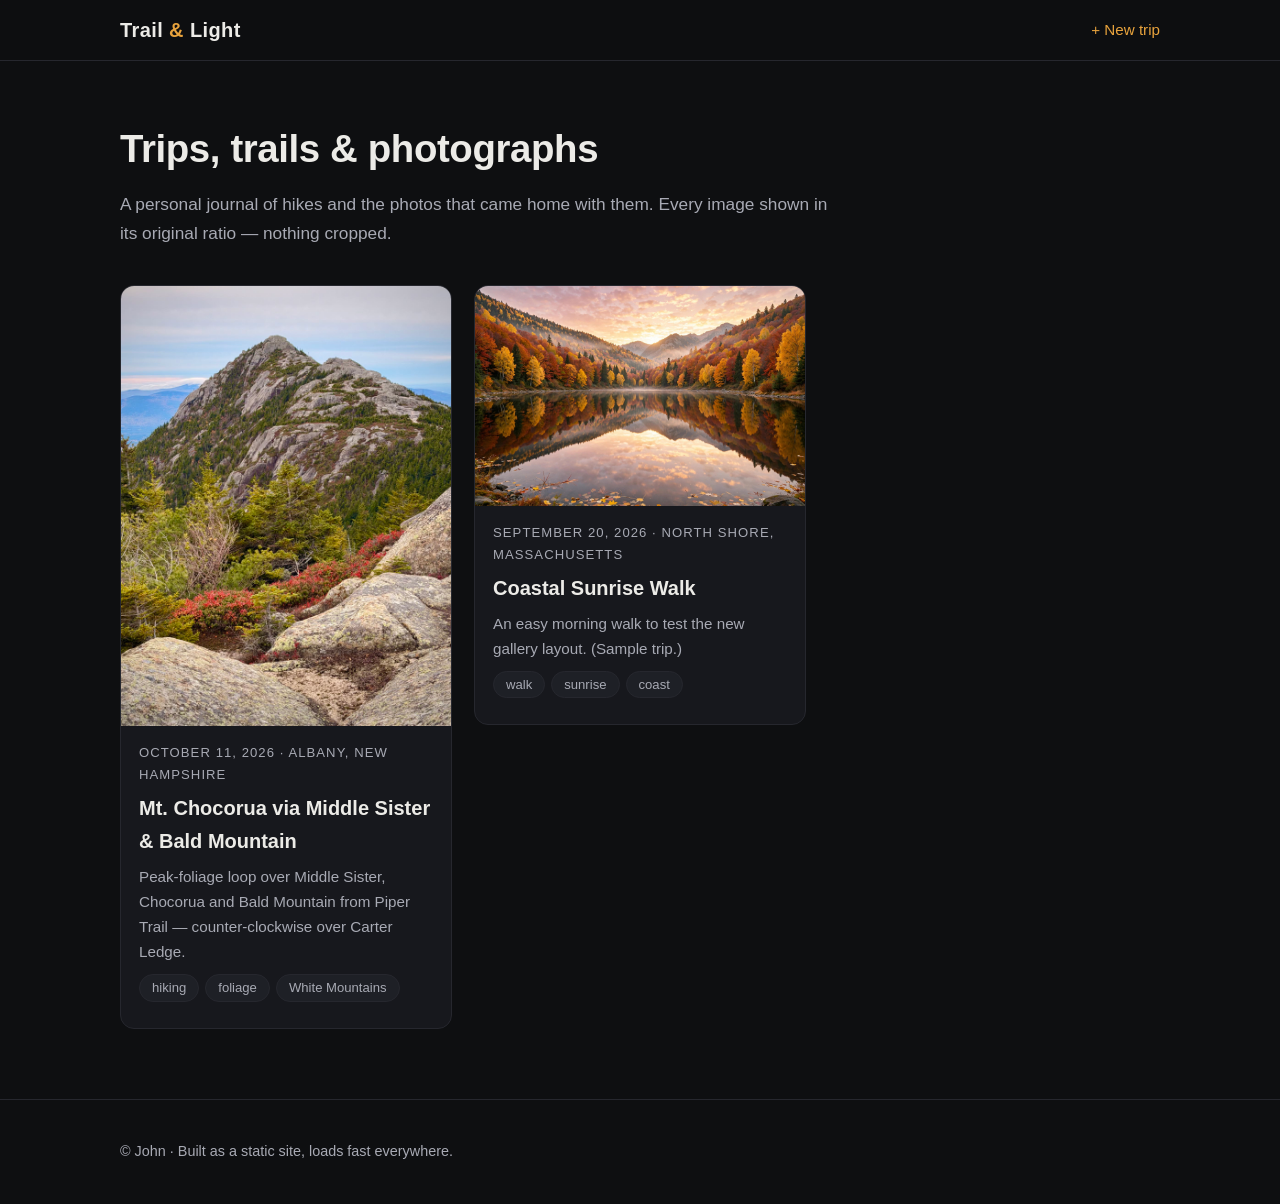
<file: index.html>
<!DOCTYPE html>
<html lang="en">
<head>
<meta charset="UTF-8">
<meta name="viewport" content="width=device-width, initial-scale=1.0">
<title>Trail &amp; Light — John's Trip Journal</title>
<meta name="description" content="Hiking trips and photography by John.">
<link rel="stylesheet" href="css/styles.css">
</head>
<body>
<header class="site-header">
  <div class="wrap header-inner">
    <a class="brand" href="index.html">Trail <span>&amp;</span> Light</a>
    <nav><a href="admin.html" class="admin-link">+ New trip</a></nav>
  </div>
</header>

<main class="wrap">
  <section class="hero">
    <h1>Trips, trails &amp; photographs</h1>
    <p>A personal journal of hikes and the photos that came home with them. Every image shown in its original ratio — nothing cropped.</p>
  </section>

  <section id="trip-cards" class="cards" aria-label="Trips"></section>
</main>

<footer class="site-footer">
  <div class="wrap"><p>© John · Built as a static site, loads fast everywhere.</p></div>
</footer>

<script src="js/trips.js"></script>
<script src="js/app.js"></script>
<script>renderHome();</script>
</body>
</html>
</file>
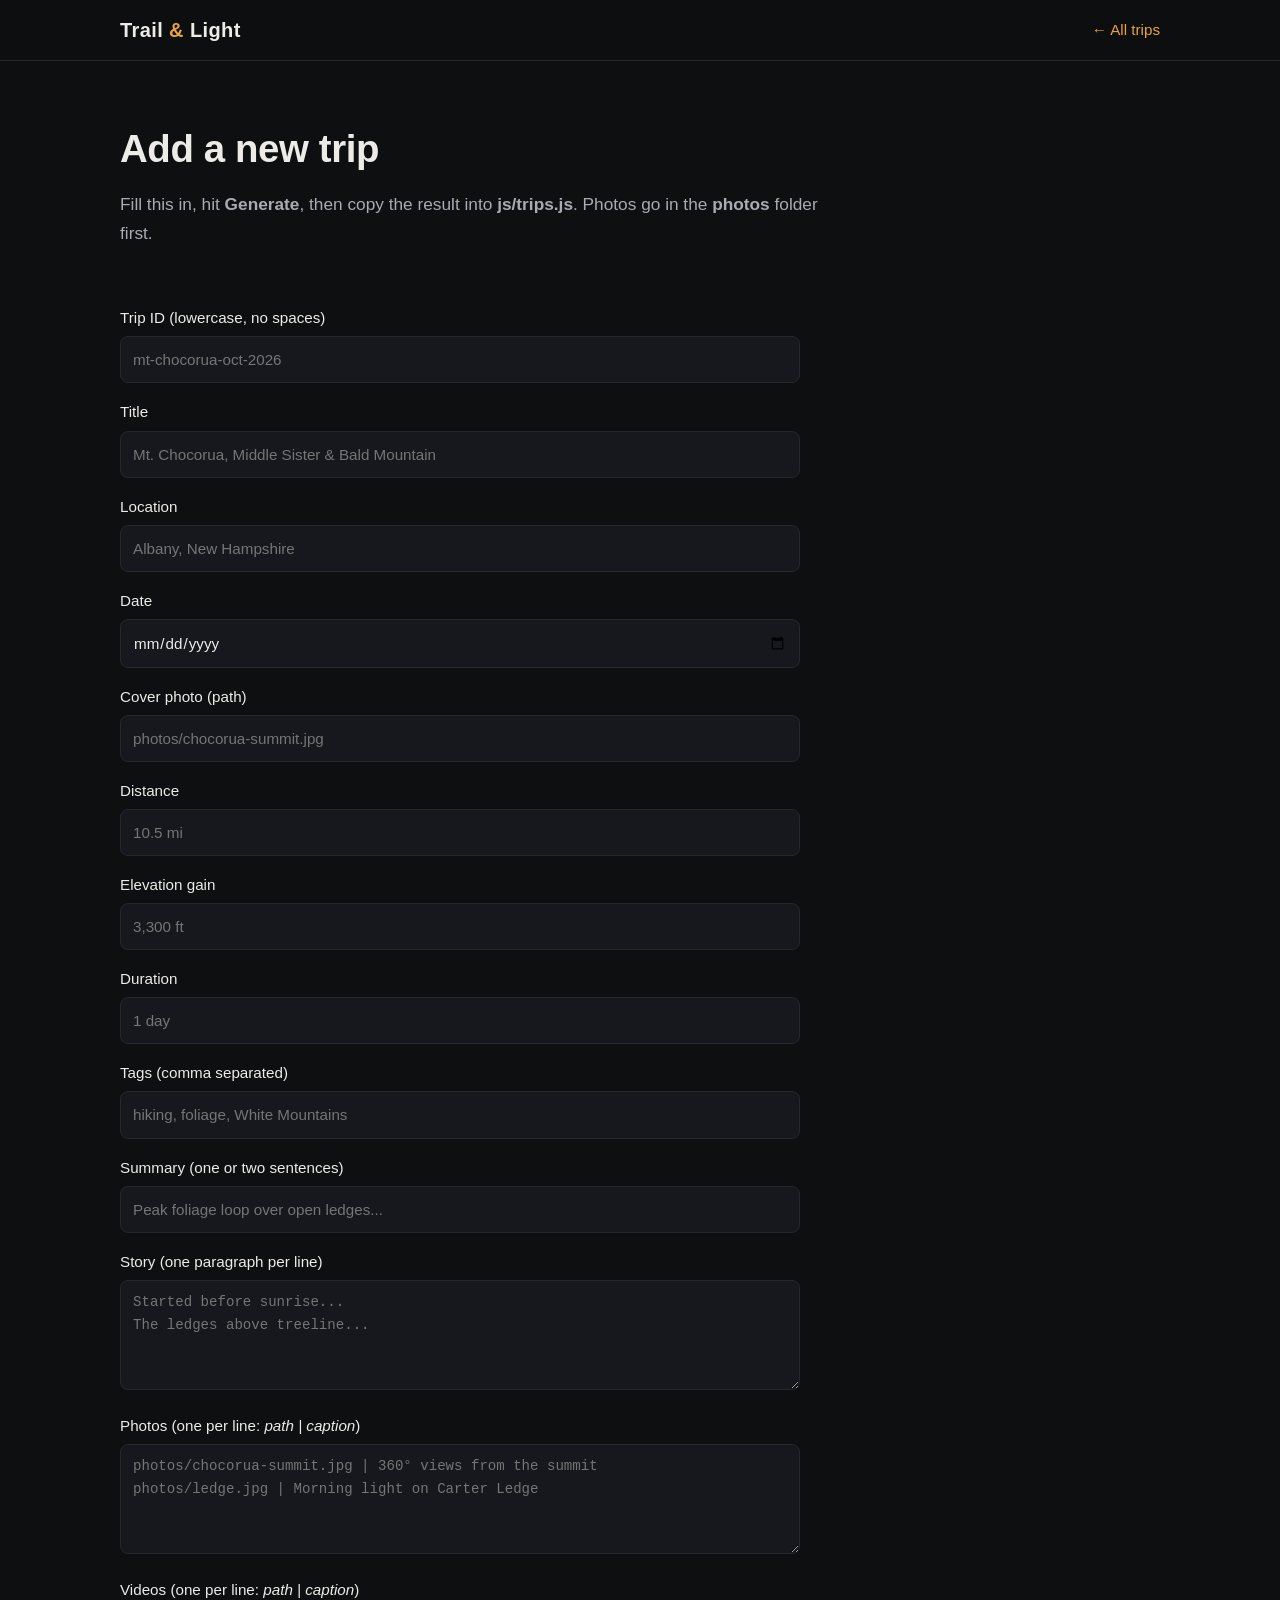
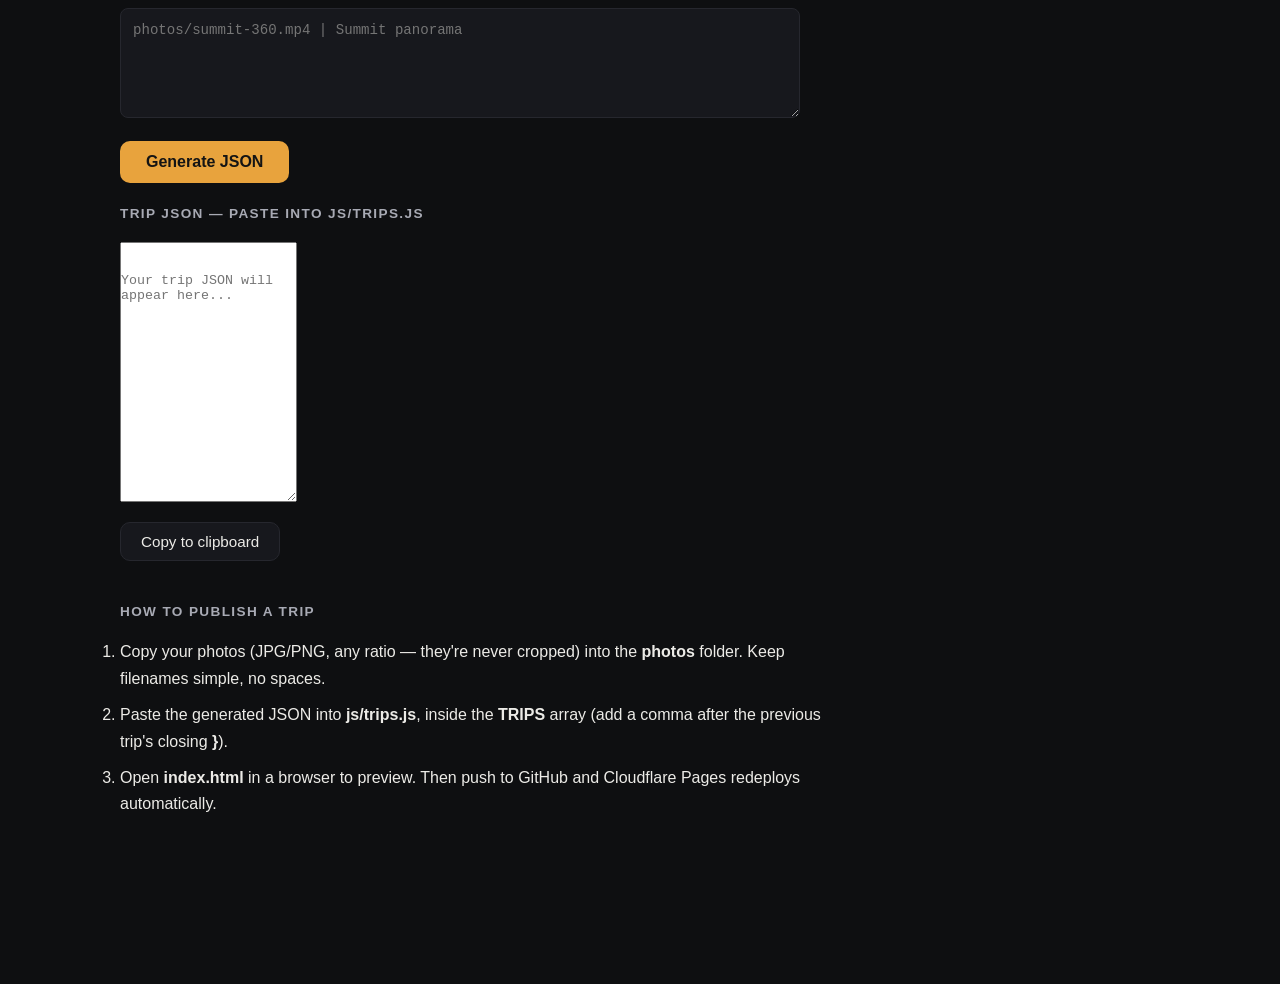
<file: admin.html>
<!DOCTYPE html>
<html lang="en">
<head>
<meta charset="UTF-8">
<meta name="viewport" content="width=device-width, initial-scale=1.0">
<title>New trip — Trail &amp; Light</title>
<link rel="stylesheet" href="css/styles.css">
</head>
<body>
<header class="site-header">
  <div class="wrap header-inner">
    <a class="brand" href="index.html">Trail <span>&amp;</span> Light</a>
    <nav><a href="index.html">← All trips</a></nav>
  </div>
</header>

<main class="wrap">
  <section class="hero">
    <h1>Add a new trip</h1>
    <p class="hint">Fill this in, hit <b>Generate</b>, then copy the result into <b>js/trips.js</b>. Photos go in the <b>photos</b> folder first.</p>
  </section>

  <form class="admin-form" id="trip-form" onsubmit="return false;">
    <label>Trip ID (lowercase, no spaces)
      <input id="f-id" placeholder="mt-chocorua-oct-2026" required></label>
    <label>Title
      <input id="f-title" placeholder="Mt. Chocorua, Middle Sister & Bald Mountain" required></label>
    <label>Location
      <input id="f-location" placeholder="Albany, New Hampshire"></label>
    <label>Date
      <input id="f-date" type="date" required></label>
    <label>Cover photo (path)
      <input id="f-cover" placeholder="photos/chocorua-summit.jpg"></label>
    <label>Distance <input id="f-distance" placeholder="10.5 mi"></label>
    <label>Elevation gain <input id="f-elevation" placeholder="3,300 ft"></label>
    <label>Duration <input id="f-duration" placeholder="1 day"></label>
    <label>Tags (comma separated)
      <input id="f-tags" placeholder="hiking, foliage, White Mountains"></label>
    <label>Summary (one or two sentences)
      <input id="f-summary" placeholder="Peak foliage loop over open ledges..."></label>
    <label>Story (one paragraph per line)
      <textarea id="f-story" placeholder="Started before sunrise...&#10;The ledges above treeline..."></textarea></label>
    <label>Photos (one per line: <i>path | caption</i>)
      <textarea id="f-photos" placeholder="photos/chocorua-summit.jpg | 360° views from the summit&#10;photos/ledge.jpg | Morning light on Carter Ledge"></textarea></label>
    <label>Videos (one per line: <i>path | caption</i>)
      <textarea id="f-videos" placeholder="photos/summit-360.mp4 | Summit panorama"></textarea></label>
    <button class="btn" type="button" onclick="generate()">Generate JSON</button>
  </form>

  <section style="padding-bottom:70px">
    <h2 class="section-title">Trip JSON — paste into js/trips.js</h2>
    <textarea id="json-output" class="admin-form" style="max-width:100%" readonly placeholder="Your trip JSON will appear here..."></textarea>
    <div style="margin-top:12px"><button class="btn-ghost" onclick="copyJson()">Copy to clipboard</button></div>

    <h2 class="section-title" style="margin-top:40px">How to publish a trip</h2>
    <ol class="admin-steps hint" style="font-size:1rem; color:var(--text)">
      <li>Copy your photos (JPG/PNG, any ratio — they're never cropped) into the <b>photos</b> folder. Keep filenames simple, no spaces.</li>
      <li>Paste the generated JSON into <b>js/trips.js</b>, inside the <b>TRIPS</b> array (add a comma after the previous trip's closing <b>}</b>).</li>
      <li>Open <b>index.html</b> in a browser to preview. Then push to GitHub and Cloudflare Pages redeploys automatically.</li>
    </ol>
  </section>
</main>

<script>
function val(id){ return document.getElementById(id).value.trim(); }
function lines(id){ return val(id).split("\n").map(s=>s.trim()).filter(Boolean); }

function generate(){
  const trip = {
    id: val("f-id"),
    title: val("f-title"),
    location: val("f-location"),
    date: val("f-date"),
    cover: val("f-cover"),
    distance: val("f-distance"),
    elevation: val("f-elevation"),
    duration: val("f-duration"),
    tags: val("f-tags").split(",").map(s=>s.trim()).filter(Boolean),
    summary: val("f-summary"),
    story: lines("f-story"),
    photos: lines("f-photos").map(l => {
      const [src, ...rest] = l.split("|");
      return { src: src.trim(), caption: rest.join("|").trim() };
    }),
    videos: lines("f-videos").map(l => {
      const [src, ...rest] = l.split("|");
      return { src: src.trim(), caption: rest.join("|").trim() };
    })
  };
  const out = "  " + JSON.stringify(trip, null, 2).replace(/\n/g, "\n  ") + ",";
  document.getElementById("json-output").value = out;
}

function copyJson(){
  const t = document.getElementById("json-output");
  t.select();
  document.execCommand("copy");
}
</script>
</body>
</html>
</file>
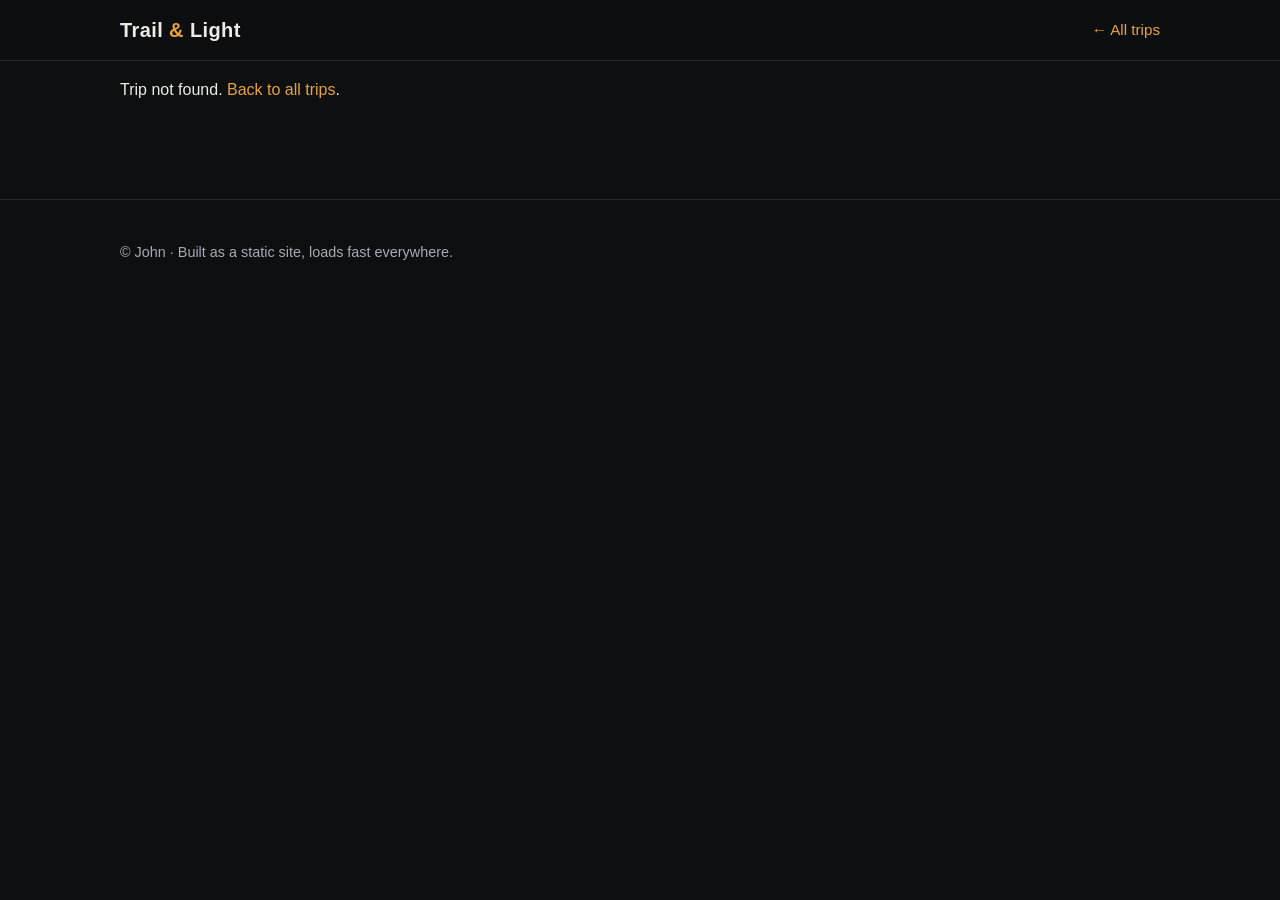
<file: trip.html>
<!DOCTYPE html>
<html lang="en">
<head>
<meta charset="UTF-8">
<meta name="viewport" content="width=device-width, initial-scale=1.0">
<title>Trip — Trail &amp; Light</title>
<link rel="stylesheet" href="css/styles.css">
</head>
<body>
<header class="site-header">
  <div class="wrap header-inner">
    <a class="brand" href="index.html">Trail <span>&amp;</span> Light</a>
    <nav><a href="index.html">← All trips</a></nav>
  </div>
</header>

<main class="wrap">
  <article id="trip"></article>
  <nav id="trip-nav" class="trip-nav"></nav>
</main>

<footer class="site-footer">
  <div class="wrap"><p>© John · Built as a static site, loads fast everywhere.</p></div>
</footer>

<div id="lightbox" class="lightbox" hidden>
  <button class="lightbox-close" aria-label="Close">×</button>
  <img id="lightbox-img" alt="">
  <p id="lightbox-cap"></p>
</div>

<script src="js/trips.js"></script>
<script src="js/app.js"></script>
<script>renderTrip();</script>
</body>
</html>
</file>
<file: css/styles.css>
:root {
  --bg: #0e0f11;
  --surface: #17181d;
  --surface-2: #1e2026;
  --text: #ecebe7;
  --muted: #a8aab4;
  --accent: #e8a33d;
  --border: #26272e;
  --radius: 14px;
}

* { box-sizing: border-box; }

body {
  margin: 0;
  background: var(--bg);
  color: var(--text);
  font-family: -apple-system, BlinkMacSystemFont, "Segoe UI", "PingFang SC",
    "Hiragino Sans GB", "Microsoft YaHei", "Noto Sans SC", sans-serif;
  line-height: 1.65;
  -webkit-font-smoothing: antialiased;
}

.wrap { max-width: 1080px; margin: 0 auto; padding: 0 20px; }

a { color: var(--accent); text-decoration: none; }
a:hover { text-decoration: underline; }

.site-header {
  border-bottom: 1px solid var(--border);
  position: sticky; top: 0; z-index: 10;
  background: rgba(14, 15, 17, 0.92);
  backdrop-filter: blur(8px);
}
.header-inner { display: flex; align-items: center; justify-content: space-between; height: 60px; }
.brand { font-size: 1.25rem; font-weight: 700; color: var(--text); letter-spacing: 0.02em; }
.brand span { color: var(--accent); }
.brand:hover { text-decoration: none; }
.admin-link, .site-header nav a { font-size: 0.95rem; }

.hero { padding: 56px 0 28px; max-width: 720px; }
.hero h1 { font-size: 2.4rem; margin: 0 0 10px; letter-spacing: -0.01em; }
.hero p { color: var(--muted); font-size: 1.08rem; margin: 0; }

/* Trip cards — photos keep their natural ratio (no cropping) */
.cards {
  display: grid;
  grid-template-columns: repeat(auto-fill, minmax(300px, 1fr));
  gap: 22px;
  align-items: start;
  padding: 10px 0 70px;
}
.card {
  background: var(--surface);
  border: 1px solid var(--border);
  border-radius: var(--radius);
  overflow: hidden;
  transition: transform 0.18s ease, border-color 0.18s ease;
}
.card:hover { transform: translateY(-3px); border-color: #3a3b44; }
.card a { color: inherit; }
.card a:hover { text-decoration: none; }
.card img { width: 100%; height: auto; display: block; background: #000; }
.card-body { padding: 16px 18px 20px; }
.card-date { color: var(--muted); font-size: 0.82rem; text-transform: uppercase; letter-spacing: 0.08em; }
.card h2 { margin: 6px 0 6px; font-size: 1.25rem; }
.card p { color: var(--muted); margin: 0; font-size: 0.95rem; }
.card-tags { margin-top: 10px; }

/* Trip page */
.trip-hero img {
  width: 100%; height: auto; max-height: 72vh; object-fit: contain;
  display: block; background: #000; border-radius: var(--radius);
}
.trip-meta { color: var(--muted); margin: 18px 0 6px; font-size: 0.95rem; }
.trip-title { font-size: 2.2rem; margin: 4px 0 14px; letter-spacing: -0.01em; }
.trip-stats {
  display: flex; flex-wrap: wrap; gap: 10px; margin: 0 0 26px;
}
.stat {
  background: var(--surface); border: 1px solid var(--border);
  border-radius: 10px; padding: 8px 14px; font-size: 0.92rem;
}
.stat b { color: var(--accent); font-weight: 600; }
.trip-story { max-width: 720px; margin: 0 0 34px; }
.trip-story p { margin: 0 0 1em; }
.tag {
  display: inline-block; background: var(--surface-2); border: 1px solid var(--border);
  border-radius: 999px; padding: 2px 12px; font-size: 0.82rem; color: var(--muted);
  margin: 0 6px 6px 0;
}

/* Gallery — masonry, every photo at its original ratio */
.gallery { columns: 3 290px; column-gap: 14px; margin: 0 0 40px; }
.gallery figure { margin: 0 0 14px; break-inside: avoid; }
.gallery img {
  width: 100%; height: auto; display: block;
  border-radius: 10px; cursor: zoom-in; background: #000;
}
.gallery figcaption { color: var(--muted); font-size: 0.85rem; padding: 8px 4px 0; }

.videos { display: grid; gap: 18px; margin: 0 0 44px; }
.videos video { width: 100%; border-radius: 10px; background: #000; }
.video-cap { color: var(--muted); font-size: 0.9rem; margin: 6px 0 0; }

.section-title { font-size: 1.15rem; margin: 0 0 16px; color: var(--muted); text-transform: uppercase; letter-spacing: 0.1em; font-size: 0.85rem; }

.trip-nav { display: flex; justify-content: space-between; gap: 12px; padding: 10px 0 70px; }
.trip-nav a {
  background: var(--surface); border: 1px solid var(--border); border-radius: 10px;
  padding: 10px 16px; color: var(--text); font-size: 0.95rem; max-width: 46%;
}
.trip-nav a:hover { text-decoration: none; border-color: #3a3b44; }

/* Lightbox */
.lightbox {
  position: fixed; inset: 0; z-index: 50;
  background: rgba(0, 0, 0, 0.92);
  display: flex; flex-direction: column; align-items: center; justify-content: center;
  padding: 24px; cursor: zoom-out;
}
.lightbox[hidden] { display: none; }
.lightbox img { max-width: 94vw; max-height: 84vh; border-radius: 6px; }
.lightbox p { color: var(--muted); margin: 12px 0 0; max-width: 720px; text-align: center; }
.lightbox-close {
  position: absolute; top: 14px; right: 20px;
  background: none; border: none; color: #fff; font-size: 2.2rem; cursor: pointer;
}

/* Admin form */
.admin-form { max-width: 680px; padding: 30px 0 20px; }
.admin-form label { display: block; margin: 0 0 16px; font-size: 0.95rem; }
.admin-form input, .admin-form textarea {
  width: 100%; margin-top: 6px; padding: 10px 12px;
  background: var(--surface); border: 1px solid var(--border); border-radius: 8px;
  color: var(--text); font: inherit; font-size: 0.95rem;
}
.admin-form textarea { min-height: 110px; resize: vertical; font-family: ui-monospace, monospace; font-size: 0.88rem; }
.btn {
  display: inline-block; background: var(--accent); color: #141414; border: none;
  border-radius: 10px; padding: 12px 26px; font-size: 1rem; font-weight: 600; cursor: pointer;
}
.btn:hover { filter: brightness(1.08); }
.btn-ghost {
  display: inline-block; background: var(--surface); color: var(--text);
  border: 1px solid var(--border); border-radius: 10px; padding: 10px 20px; cursor: pointer; font-size: 0.95rem;
}
#json-output { min-height: 260px; }
.hint { color: var(--muted); font-size: 0.9rem; }
.admin-steps { max-width: 720px; padding: 0 0 70px; }
.admin-steps li { margin-bottom: 10px; }

.site-footer { border-top: 1px solid var(--border); padding: 26px 0; color: var(--muted); font-size: 0.9rem; }

@media (max-width: 640px) {
  .hero h1 { font-size: 1.8rem; }
  .trip-title { font-size: 1.7rem; }
  .trip-nav { flex-direction: column; }
  .trip-nav a { max-width: 100%; }
}
</file>
